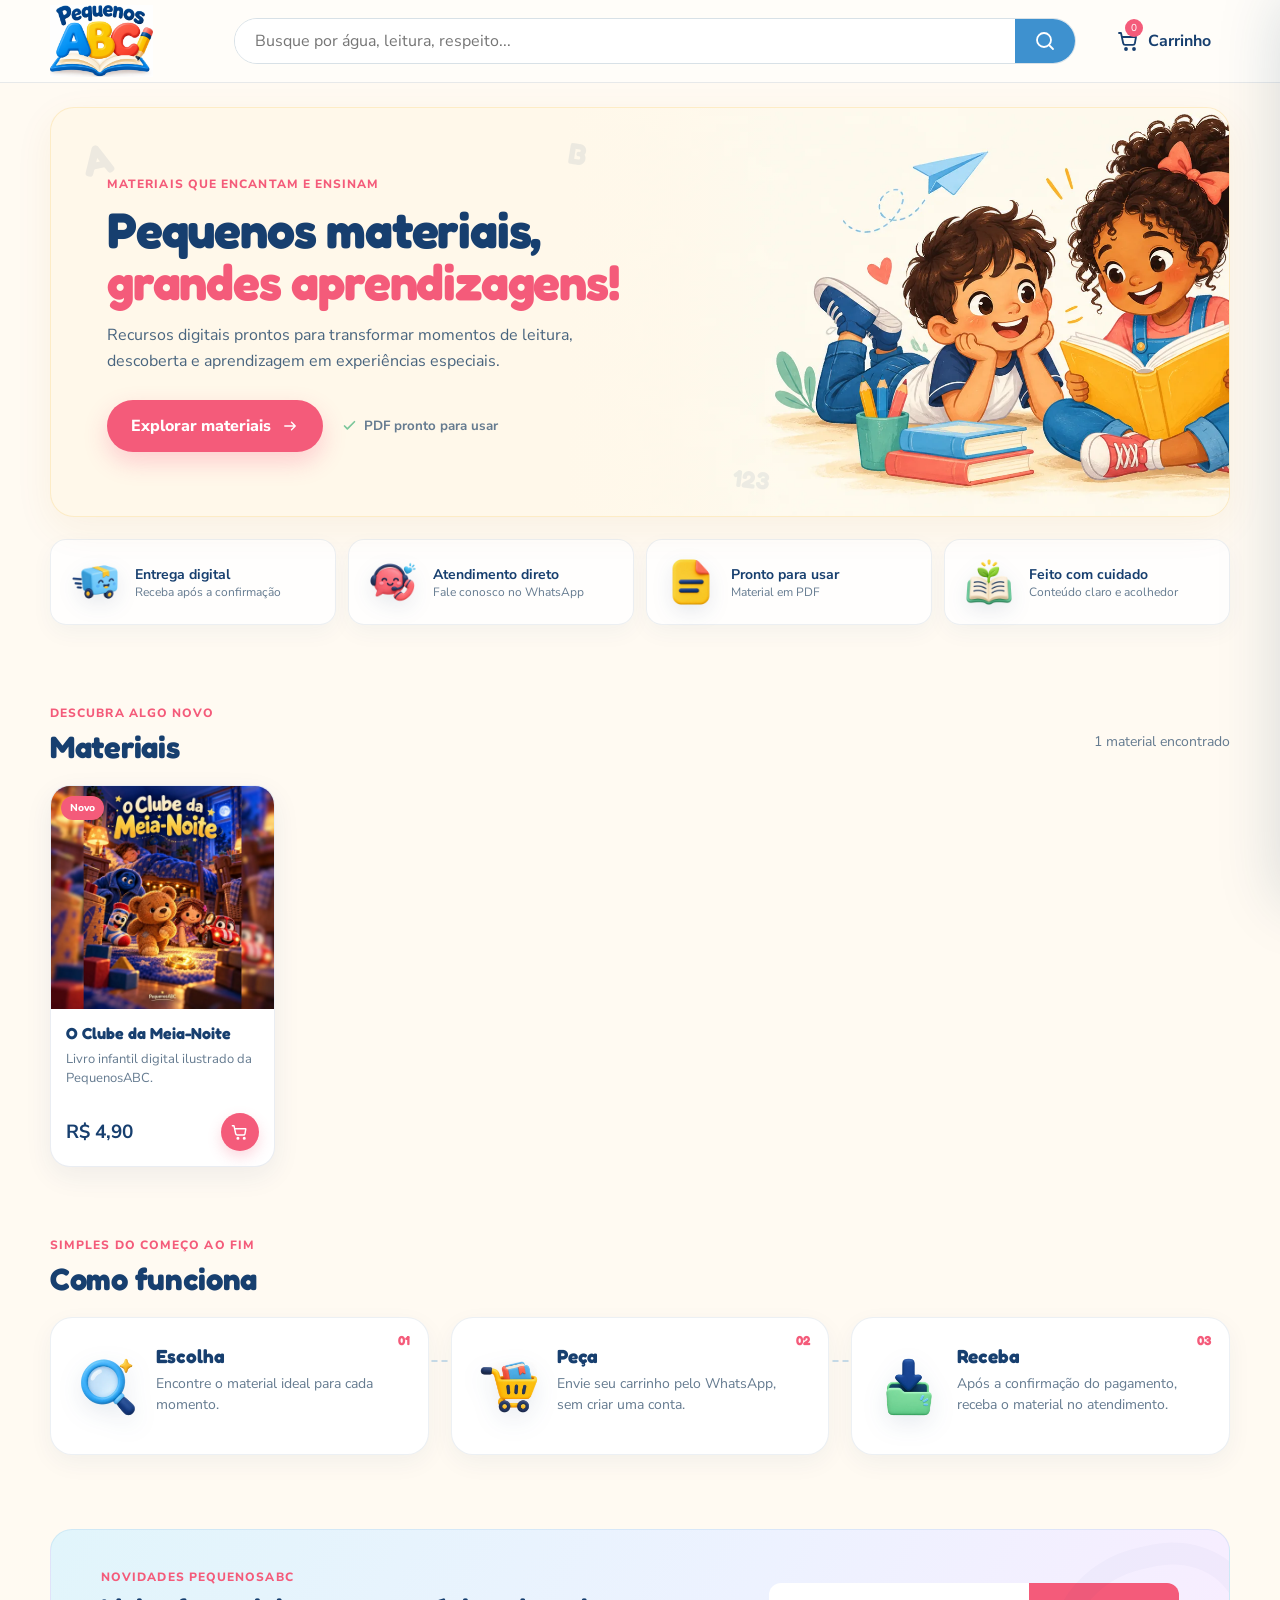
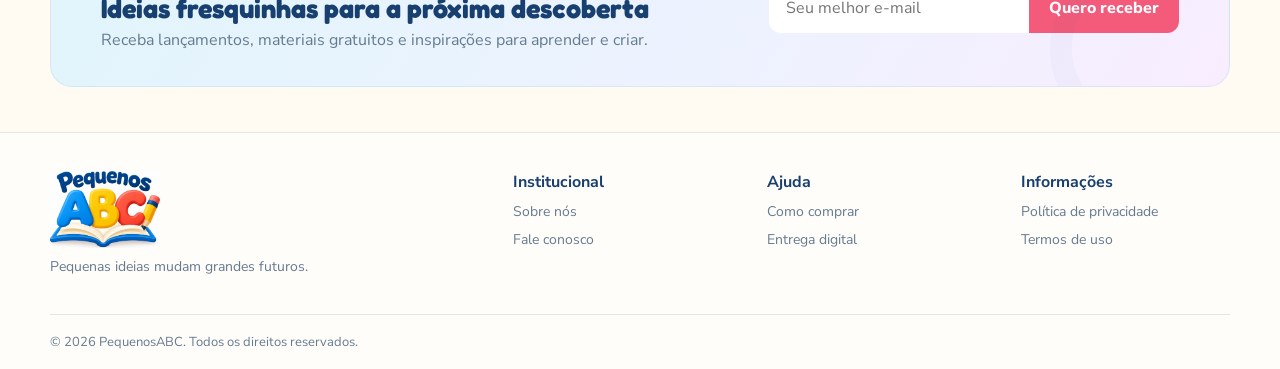
<file: index.html>
<!doctype html>
<html lang="pt-BR">
<head>
  <meta charset="utf-8">
  <meta name="viewport" content="width=device-width, initial-scale=1">
  <meta name="theme-color" content="#fffaf2">
  <meta name="description" content="Materiais digitais para transformar momentos de leitura, descoberta e aprendizagem.">
  <meta property="og:title" content="PequenosABC | Materiais pedagógicos">
  <meta property="og:description" content="Recursos digitais feitos com carinho para educadores e pequenos aprendizes.">
  <link rel="canonical" href="https://yoyoziyo.github.io/pequenosabc/">
  <meta property="og:type" content="website">
  <meta property="og:url" content="https://yoyoziyo.github.io/pequenosabc/">
  <meta property="og:site_name" content="PequenosABC">
  <meta property="og:image" content="https://yoyoziyo.github.io/pequenosabc/assets/pequenosabc-logo.webp">
  <meta property="og:image:alt" content="PequenosABC">
  <meta name="twitter:card" content="summary_large_image">
  <meta name="twitter:title" content="PequenosABC | Materiais pedagógicos">
  <meta name="twitter:description" content="Recursos digitais feitos com carinho para educadores e pequenos aprendizes.">
  <meta name="twitter:image" content="https://yoyoziyo.github.io/pequenosabc/assets/pequenosabc-logo.webp">
  <title>PequenosABC | Materiais pedagógicos</title>
  <link rel="icon" href="assets/pequenosabc-logo.webp">
  <link rel="preload" href="assets/hero-pequenosabc.webp" as="image" type="image/webp">
  <link rel="preconnect" href="https://fonts.googleapis.com"><link rel="preconnect" href="https://fonts.gstatic.com" crossorigin><link href="https://fonts.googleapis.com/css2?family=Fredoka:wght@500;600;700&family=Nunito+Sans:wght@400;600;700;800&display=swap" rel="stylesheet"><link rel="stylesheet" href="css/style.css?v=20261107-1">
  <script src="js/cart.js?v=20261107-1" defer></script>
  <script src="js/script.js?v=20261107-1" defer></script>
</head>
<body data-root=".">
  <a class="skip-link" href="#materiais">Ir para os materiais</a>
  <header class="header">
    <div class="shell header-main">
      <a class="brand-link" href="index.html" aria-label="PequenosABC — página inicial"><img class="logo" src="assets/pequenosabc-logo.webp" alt="PequenosABC" width="120" height="72"></a>
      <form class="search" id="search-form" role="search"><input id="search" type="search" autocomplete="off" placeholder="Busque por água, leitura, respeito..." aria-label="Pesquisar produtos"><button aria-label="Pesquisar"><svg aria-hidden="true"><use href="assets/icons.svg#search"/></svg></button></form>
      <button class="cart" type="button" data-cart-open aria-label="Abrir carrinho"><svg aria-hidden="true"><use href="assets/icons.svg#cart"/></svg><span data-cart-count>0</span><b>Carrinho</b></button>
    </div>
  </header>
  <main>
    <section class="hero shell reveal"><div class="hero-details" aria-hidden="true"><span>A</span><span>123</span><span>B</span></div><div class="hero-copy"><span>Materiais que encantam e ensinam</span><h1>Pequenos materiais,<br><em>grandes aprendizagens!</em></h1><p>Recursos digitais prontos para transformar momentos de leitura, descoberta e aprendizagem em experiências especiais.</p><div class="hero-actions"><a class="primary" href="#materiais">Explorar materiais <svg aria-hidden="true"><use href="assets/icons.svg#arrow"/></svg></a><small><svg aria-hidden="true"><use href="assets/icons.svg#check"/></svg> PDF pronto para usar</small></div></div><img src="assets/hero-pequenosabc.webp" alt="Crianças lendo e aprendendo juntas" width="900" height="585" fetchpriority="high" decoding="async"></section>
    <section class="trust shell reveal" aria-label="Vantagens"><article><img src="assets/ui-icons/delivery.webp" alt="" width="256" height="256" decoding="async"><div><b>Entrega digital</b><small>Receba após a confirmação</small></div></article><article><img src="assets/ui-icons/support.webp" alt="" width="256" height="256" loading="lazy" decoding="async"><div><b>Atendimento direto</b><small>Fale conosco no WhatsApp</small></div></article><article><img src="assets/ui-icons/document.webp" alt="" width="256" height="256" loading="lazy" decoding="async"><div><b>Pronto para usar</b><small>Material em PDF</small></div></article><article><img src="assets/ui-icons/educator.webp" alt="" width="256" height="256" loading="lazy" decoding="async"><div><b>Feito com cuidado</b><small>Conteúdo claro e acolhedor</small></div></article></section>
    <section class="catalog shell reveal" id="materiais">
      <div class="section-head"><div><span>Descubra algo novo</span><h2>Materiais</h2></div><p id="result-count" aria-live="polite"></p></div><p class="swipe-hint">Arraste para ver mais <svg aria-hidden="true"><use href="assets/icons.svg#arrow"/></svg></p>
      <div class="products products-loading" id="product-list" aria-busy="true"><div class="skeleton"></div><div class="skeleton"></div><div class="skeleton"></div><div class="skeleton"></div><div class="skeleton"></div></div>
      <div class="empty" id="empty" hidden><svg aria-hidden="true"><use href="assets/icons.svg#book"/></svg><h3>Novos materiais estão chegando</h3><p>Estamos preparando os primeiros conteúdos da PequenosABC.</p><button class="text-button" id="clear-search" type="button" hidden>Limpar pesquisa</button></div>
    </section>
    <section class="how-it-works shell reveal" aria-labelledby="como-funciona"><div class="section-head"><div><span>Simples do começo ao fim</span><h2 id="como-funciona">Como funciona</h2></div></div><div class="steps"><article><span class="step-icon"><img src="assets/ui-icons/search.webp" alt="" width="256" height="256" loading="lazy" decoding="async"></span><strong>01</strong><div><h3>Escolha</h3><p>Encontre o material ideal para cada momento.</p></div></article><article><span class="step-icon"><img src="assets/ui-icons/cart.webp" alt="" width="256" height="256" loading="lazy" decoding="async"></span><strong>02</strong><div><h3>Peça</h3><p>Envie seu carrinho pelo WhatsApp, sem criar uma conta.</p></div></article><article><span class="step-icon"><img src="assets/ui-icons/download.webp" alt="" width="256" height="256" loading="lazy" decoding="async"></span><strong>03</strong><div><h3>Receba</h3><p>Após a confirmação do pagamento, receba o material no atendimento.</p></div></article></div></section>
    <section class="newsletter shell reveal"><div><span>Novidades PequenosABC</span><h2>Ideias fresquinhas para a próxima descoberta</h2><p>Receba lançamentos, materiais gratuitos e inspirações para aprender e criar.</p></div><form id="newsletter-form"><label class="sr-only" for="email">Seu e-mail</label><input id="email" type="email" placeholder="Seu melhor e-mail" required><button>Quero receber</button></form></section>
  </main>
  <footer><div class="shell footer"><div class="footer-brand"><img src="assets/pequenosabc-logo.webp" alt="PequenosABC"><p>Pequenas ideias mudam grandes futuros.</p></div><div><b>Institucional</b><a href="pages/sobre.html">Sobre nós</a><a href="pages/contato.html">Fale conosco</a></div><div><b>Ajuda</b><a href="pages/como-comprar.html">Como comprar</a><a href="pages/entrega.html">Entrega digital</a></div><div><b>Informações</b><a href="pages/privacidade.html">Política de privacidade</a><a href="pages/termos.html">Termos de uso</a></div></div><div class="shell copyright">© 2026 PequenosABC. Todos os direitos reservados.</div></footer>
</body>
</html>
</file>
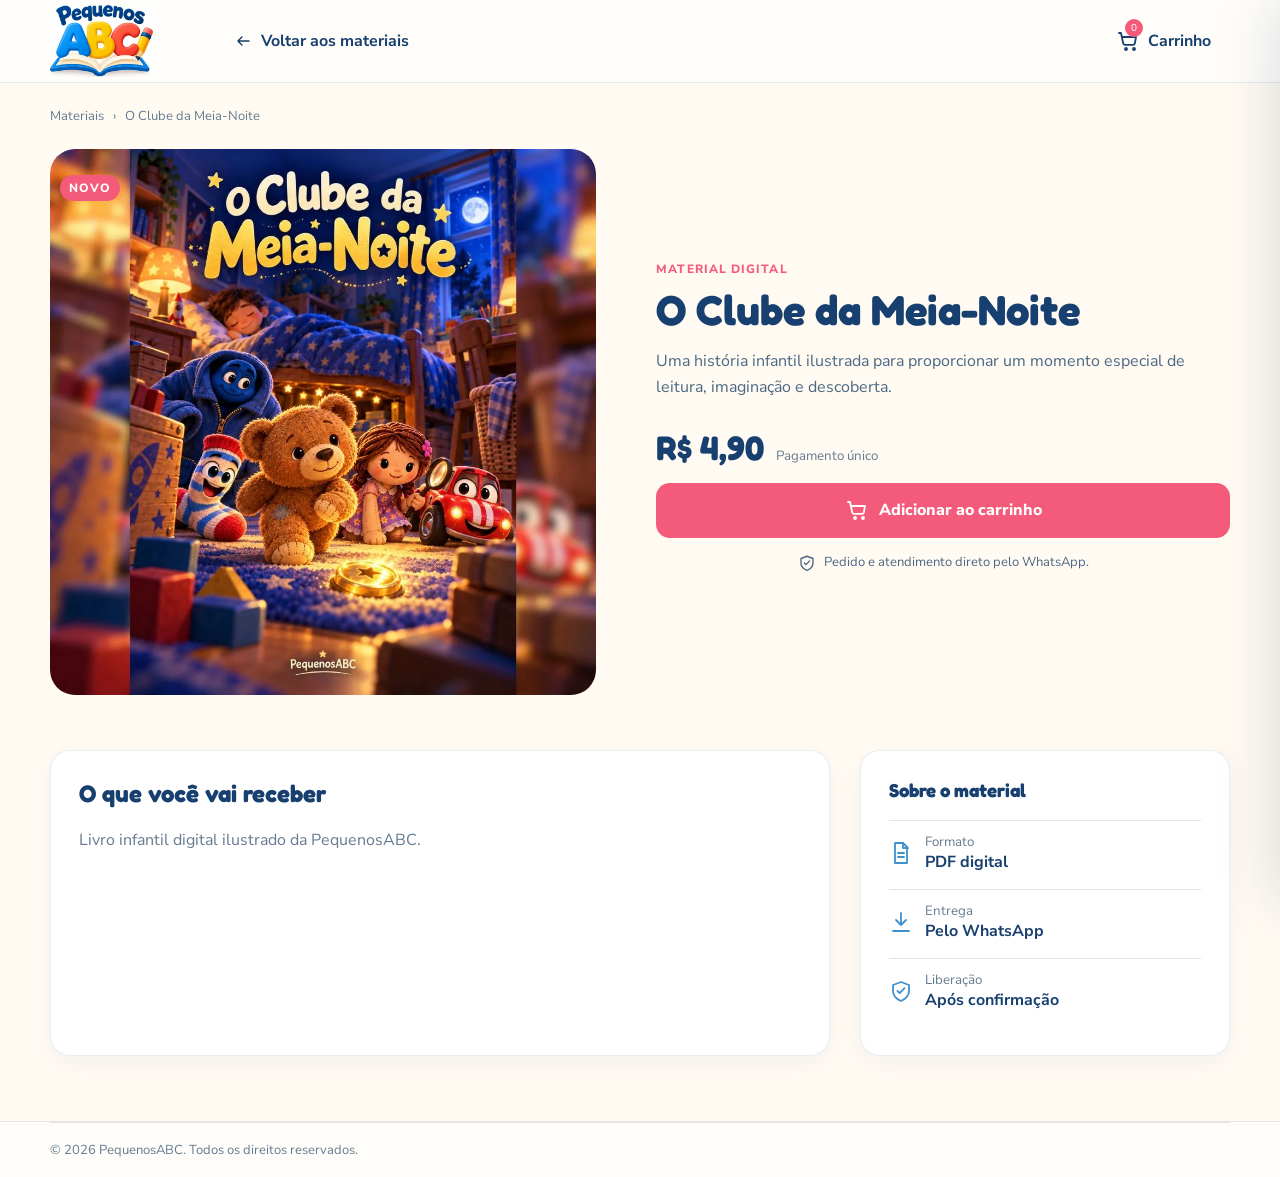
<file: produtos/o-clube-da-meia-noite/index.html>
<!doctype html>
<html lang="pt-BR">
<head>
  <meta charset="utf-8">
  <meta name="viewport" content="width=device-width,initial-scale=1">
  <meta name="theme-color" content="#fffaf2">
  <title>O Clube da Meia-Noite | PequenosABC</title>
  <meta name="description" content="Uma história infantil ilustrada para proporcionar um momento especial de leitura, imaginação e descoberta.">
  <link rel="canonical" href="https://yoyoziyo.github.io/pequenosabc/produtos/o-clube-da-meia-noite/">
  <meta property="og:type" content="product">
  <meta property="og:site_name" content="PequenosABC">
  <meta property="og:url" content="https://yoyoziyo.github.io/pequenosabc/produtos/o-clube-da-meia-noite/">
  <meta property="og:title" content="O Clube da Meia-Noite | PequenosABC">
  <meta property="og:description" content="Uma história infantil ilustrada para proporcionar um momento especial de leitura, imaginação e descoberta.">
  <meta property="og:image" content="https://yoyoziyo.github.io/pequenosabc/assets/products/clube-da-meia-noite.webp">
  <meta property="og:image:alt" content="Capa de O Clube da Meia-Noite">
  <meta property="product:price:amount" content="4.90">
  <meta property="product:price:currency" content="BRL">
  <meta name="twitter:card" content="summary_large_image">
  <meta name="twitter:title" content="O Clube da Meia-Noite | PequenosABC">
  <meta name="twitter:description" content="Uma história infantil ilustrada para proporcionar um momento especial de leitura, imaginação e descoberta.">
  <meta name="twitter:image" content="https://yoyoziyo.github.io/pequenosabc/assets/products/clube-da-meia-noite.webp">
  <link rel="icon" href="../../assets/pequenosabc-logo.webp">
  <link rel="preconnect" href="https://fonts.googleapis.com">
  <link rel="preconnect" href="https://fonts.gstatic.com" crossorigin>
  <link href="https://fonts.googleapis.com/css2?family=Fredoka:wght@500;600;700&family=Nunito+Sans:wght@400;600;700;800&display=swap" rel="stylesheet">
  <link rel="stylesheet" href="../../css/style.css?v=20261107-1">
  <script type="application/ld+json">{"@context":"https://schema.org","@type":"Product","name":"O Clube da Meia-Noite","description":"Uma história infantil ilustrada para proporcionar um momento especial de leitura, imaginação e descoberta.","image":"https://yoyoziyo.github.io/pequenosabc/assets/products/clube-da-meia-noite.webp","offers":{"@type":"Offer","priceCurrency":"BRL","price":"4.90","availability":"https://schema.org/InStock","url":"https://yoyoziyo.github.io/pequenosabc/produtos/o-clube-da-meia-noite/"}}</script>
  <script src="../../js/cart.js?v=20261107-1" defer></script>
  <script src="../../js/produto.js?v=20261107-1" defer></script>
</head>
<body data-root="../.." data-product="o-clube-da-meia-noite">
  <a class="skip-link" href="#product">Ir para o material</a>
  <header class="header"><div class="shell header-main product-header"><a class="brand-link" href="../../" aria-label="PequenosABC — página inicial"><img class="logo" src="../../assets/pequenosabc-logo.webp" alt="PequenosABC" width="120" height="72"></a><a class="back" href="../../"><svg aria-hidden="true"><use href="../../assets/icons.svg#arrow"/></svg> Voltar aos materiais</a><button class="cart" type="button" data-cart-open aria-label="Abrir carrinho"><svg aria-hidden="true"><use href="../../assets/icons.svg#cart"/></svg><span data-cart-count>0</span><b>Carrinho</b></button></div></header>
  <main class="shell product-page" id="product"><div class="product-loading"><div class="skeleton"></div><div class="skeleton"></div></div></main>
  <footer><div class="shell copyright">© 2026 PequenosABC. Todos os direitos reservados.</div></footer>
</body>
</html>
</file>
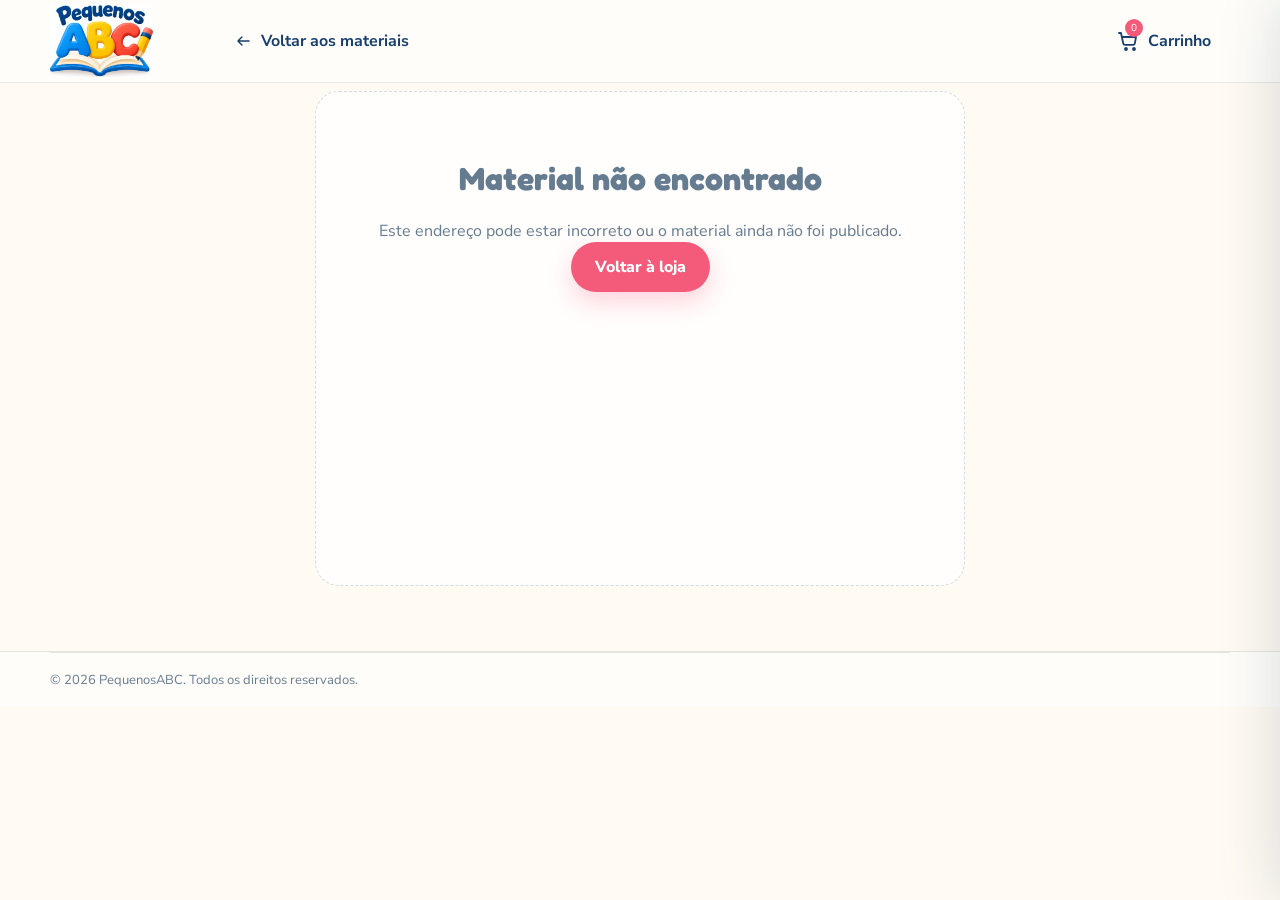
<file: produto.html>
<!doctype html>
<html lang="pt-BR">
<head>
  <meta charset="utf-8"><meta name="viewport" content="width=device-width, initial-scale=1"><meta name="theme-color" content="#ffffff"><meta name="description" content="Conheça este material pedagógico digital da PequenosABC.">
  <title>Material | PequenosABC</title><link rel="icon" href="assets/pequenosabc-logo.webp"><link rel="preconnect" href="https://fonts.googleapis.com"><link rel="preconnect" href="https://fonts.gstatic.com" crossorigin><link href="https://fonts.googleapis.com/css2?family=Fredoka:wght@500;600;700&family=Nunito+Sans:wght@400;600;700;800&display=swap" rel="stylesheet"><link rel="stylesheet" href="css/style.css?v=20261107-1"><script src="js/cart.js?v=20261107-1" defer></script><script src="js/produto.js?v=20261107-1" defer></script>
</head>
<body data-root=".">
  <a class="skip-link" href="#product">Ir para o material</a>
  <header class="header"><div class="shell header-main product-header"><a class="brand-link" href="index.html" aria-label="PequenosABC — página inicial"><img class="logo" src="assets/pequenosabc-logo.webp" alt="PequenosABC" width="120" height="72"></a><a class="back" href="index.html"><svg aria-hidden="true"><use href="assets/icons.svg#arrow"/></svg> Voltar aos materiais</a><button class="cart" type="button" data-cart-open aria-label="Abrir carrinho"><svg aria-hidden="true"><use href="assets/icons.svg#cart"/></svg><span data-cart-count>0</span><b>Carrinho</b></button></div></header>
  <main class="shell product-page" id="product"><div class="product-loading"><div class="skeleton"></div><div class="skeleton"></div></div></main>
  <footer><div class="shell copyright">© 2026 PequenosABC. Todos os direitos reservados.</div></footer>
</body>
</html>
</file>
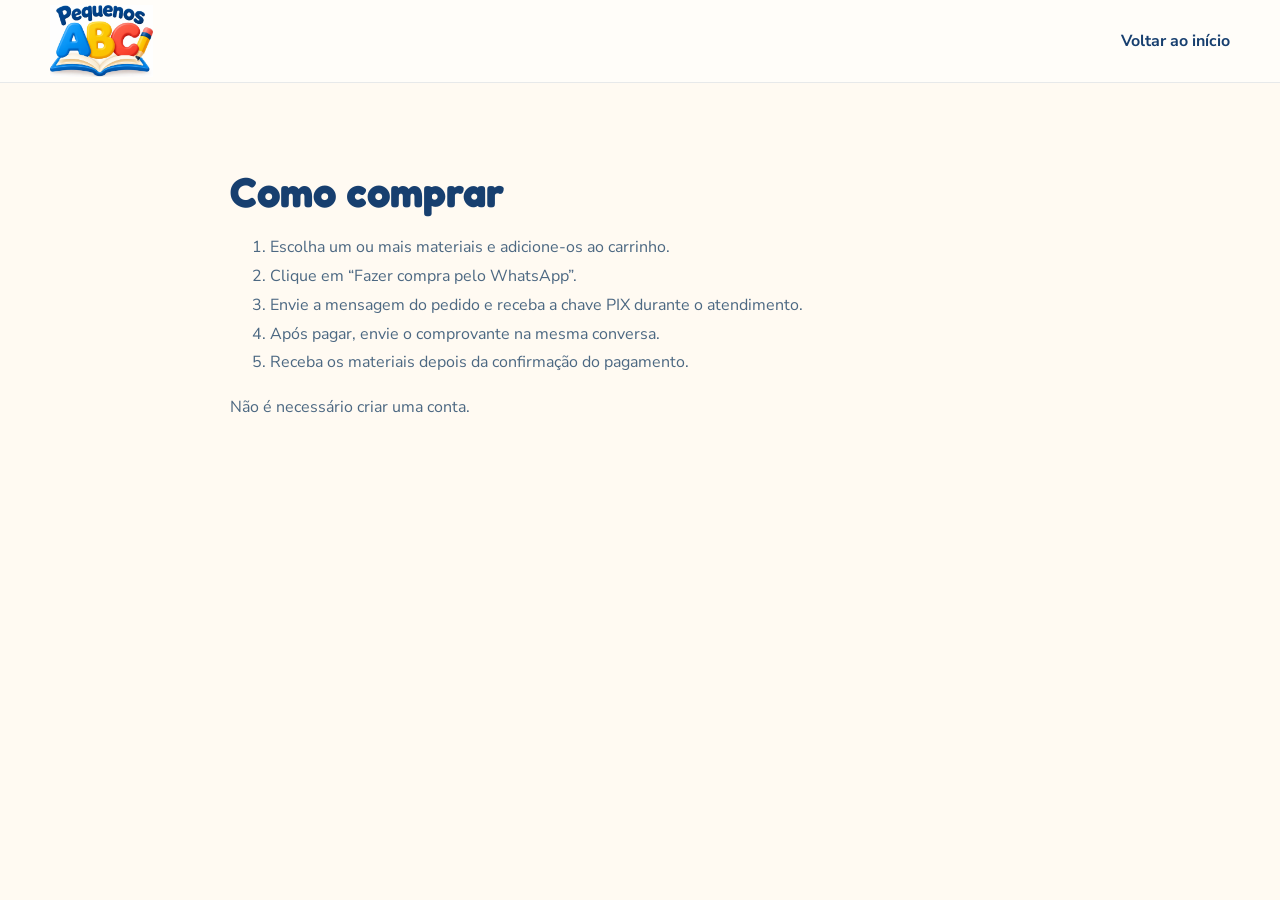
<file: pages/como-comprar.html>
<!doctype html><html lang="pt-BR"><head><meta charset="utf-8"><meta name="viewport" content="width=device-width,initial-scale=1"><title>Como comprar | PequenosABC</title><link rel="preconnect" href="https://fonts.googleapis.com"><link rel="preconnect" href="https://fonts.gstatic.com" crossorigin><link href="https://fonts.googleapis.com/css2?family=Fredoka:wght@500;600;700&family=Nunito+Sans:wght@400;600;700;800&display=swap" rel="stylesheet"><link rel="stylesheet" href="../css/style.css?v=20261107-1"></head><body><header class="header"><div class="shell header-main simple"><a href="../index.html"><img class="logo" src="../assets/pequenosabc-logo.webp" alt="PequenosABC"></a><a class="back" href="../index.html">Voltar ao início</a></div></header><main class="shell legal"><h1>Como comprar</h1><ol><li>Escolha um ou mais materiais e adicione-os ao carrinho.</li><li>Clique em “Fazer compra pelo WhatsApp”.</li><li>Envie a mensagem do pedido e receba a chave PIX durante o atendimento.</li><li>Após pagar, envie o comprovante na mesma conversa.</li><li>Receba os materiais depois da confirmação do pagamento.</li></ol><p>Não é necessário criar uma conta.</p></main></body></html>
</file>
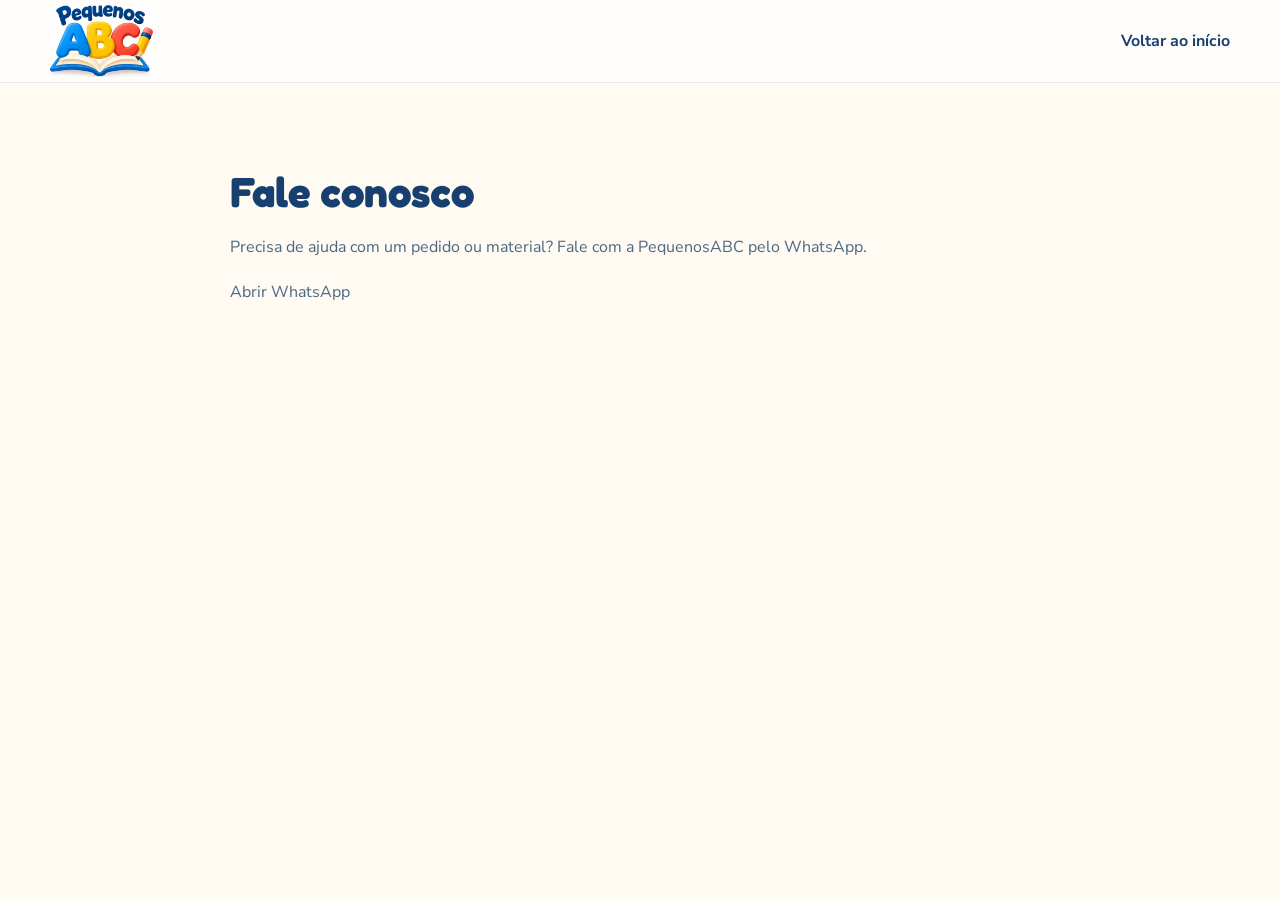
<file: pages/contato.html>
<!doctype html><html lang="pt-BR"><head><meta charset="utf-8"><meta name="viewport" content="width=device-width,initial-scale=1"><title>Contato | PequenosABC</title><link rel="preconnect" href="https://fonts.googleapis.com"><link rel="preconnect" href="https://fonts.gstatic.com" crossorigin><link href="https://fonts.googleapis.com/css2?family=Fredoka:wght@500;600;700&family=Nunito+Sans:wght@400;600;700;800&display=swap" rel="stylesheet"><link rel="stylesheet" href="../css/style.css?v=20261107-1"></head><body><header class="header"><div class="shell header-main simple"><a href="../index.html"><img class="logo" src="../assets/pequenosabc-logo.webp" alt="PequenosABC"></a><a class="back" href="../index.html">Voltar ao início</a></div></header><main class="shell legal"><h1>Fale conosco</h1><p>Precisa de ajuda com um pedido ou material? Fale com a PequenosABC pelo WhatsApp.</p><p><a class="primary-button" href="https://wa.me/5521990922413" target="_blank" rel="noopener noreferrer">Abrir WhatsApp</a></p></main></body></html>
</file>
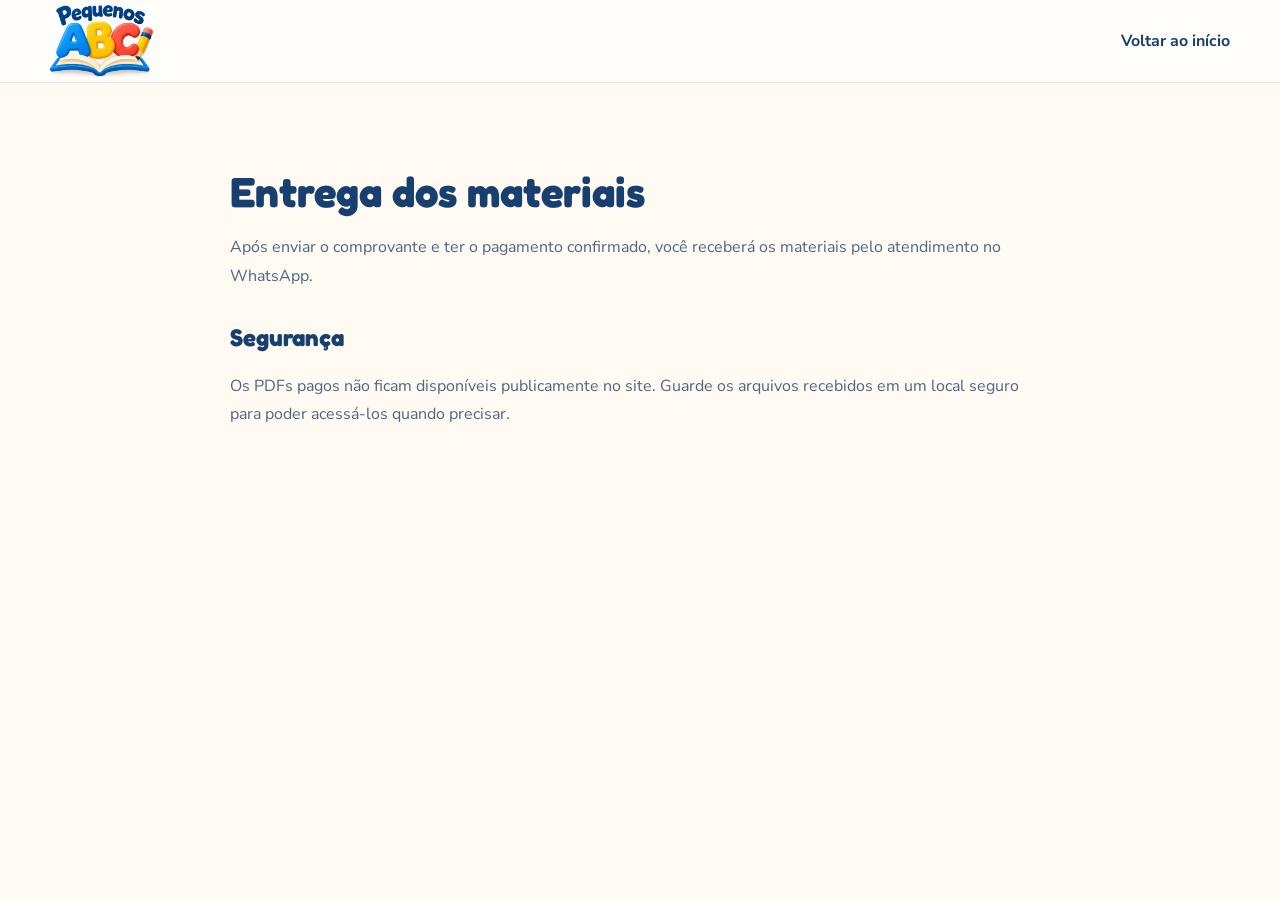
<file: pages/entrega.html>
<!doctype html><html lang="pt-BR"><head><meta charset="utf-8"><meta name="viewport" content="width=device-width,initial-scale=1"><title>Entrega digital | PequenosABC</title><link rel="preconnect" href="https://fonts.googleapis.com"><link rel="preconnect" href="https://fonts.gstatic.com" crossorigin><link href="https://fonts.googleapis.com/css2?family=Fredoka:wght@500;600;700&family=Nunito+Sans:wght@400;600;700;800&display=swap" rel="stylesheet"><link rel="stylesheet" href="../css/style.css?v=20261107-1"></head><body><header class="header"><div class="shell header-main simple"><a href="../index.html"><img class="logo" src="../assets/pequenosabc-logo.webp" alt="PequenosABC"></a><a class="back" href="../index.html">Voltar ao início</a></div></header><main class="shell legal"><h1>Entrega dos materiais</h1><p>Após enviar o comprovante e ter o pagamento confirmado, você receberá os materiais pelo atendimento no WhatsApp.</p><h2>Segurança</h2><p>Os PDFs pagos não ficam disponíveis publicamente no site. Guarde os arquivos recebidos em um local seguro para poder acessá-los quando precisar.</p></main></body></html>
</file>
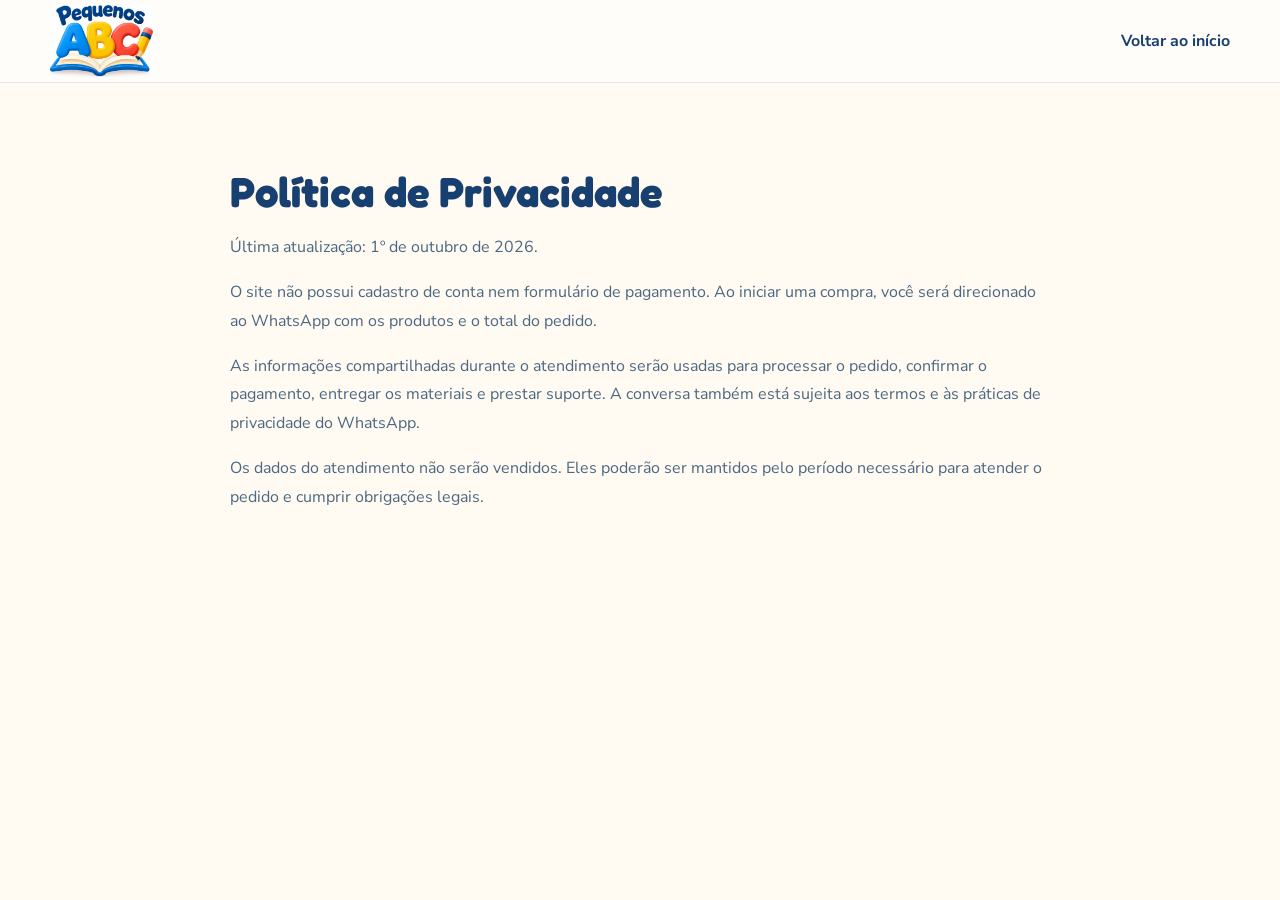
<file: pages/privacidade.html>
<!doctype html><html lang="pt-BR"><head><meta charset="utf-8"><meta name="viewport" content="width=device-width,initial-scale=1"><title>Privacidade | PequenosABC</title><link rel="preconnect" href="https://fonts.googleapis.com"><link rel="preconnect" href="https://fonts.gstatic.com" crossorigin><link href="https://fonts.googleapis.com/css2?family=Fredoka:wght@500;600;700&family=Nunito+Sans:wght@400;600;700;800&display=swap" rel="stylesheet"><link rel="stylesheet" href="../css/style.css?v=20261107-1"></head><body><header class="header"><div class="shell header-main simple"><a href="../index.html"><img class="logo" src="../assets/pequenosabc-logo.webp" alt="PequenosABC"></a><a class="back" href="../index.html">Voltar ao início</a></div></header><main class="shell legal"><h1>Política de Privacidade</h1><p>Última atualização: 1º de outubro de 2026.</p><p>O site não possui cadastro de conta nem formulário de pagamento. Ao iniciar uma compra, você será direcionado ao WhatsApp com os produtos e o total do pedido.</p><p>As informações compartilhadas durante o atendimento serão usadas para processar o pedido, confirmar o pagamento, entregar os materiais e prestar suporte. A conversa também está sujeita aos termos e às práticas de privacidade do WhatsApp.</p><p>Os dados do atendimento não serão vendidos. Eles poderão ser mantidos pelo período necessário para atender o pedido e cumprir obrigações legais.</p></main></body></html>
</file>
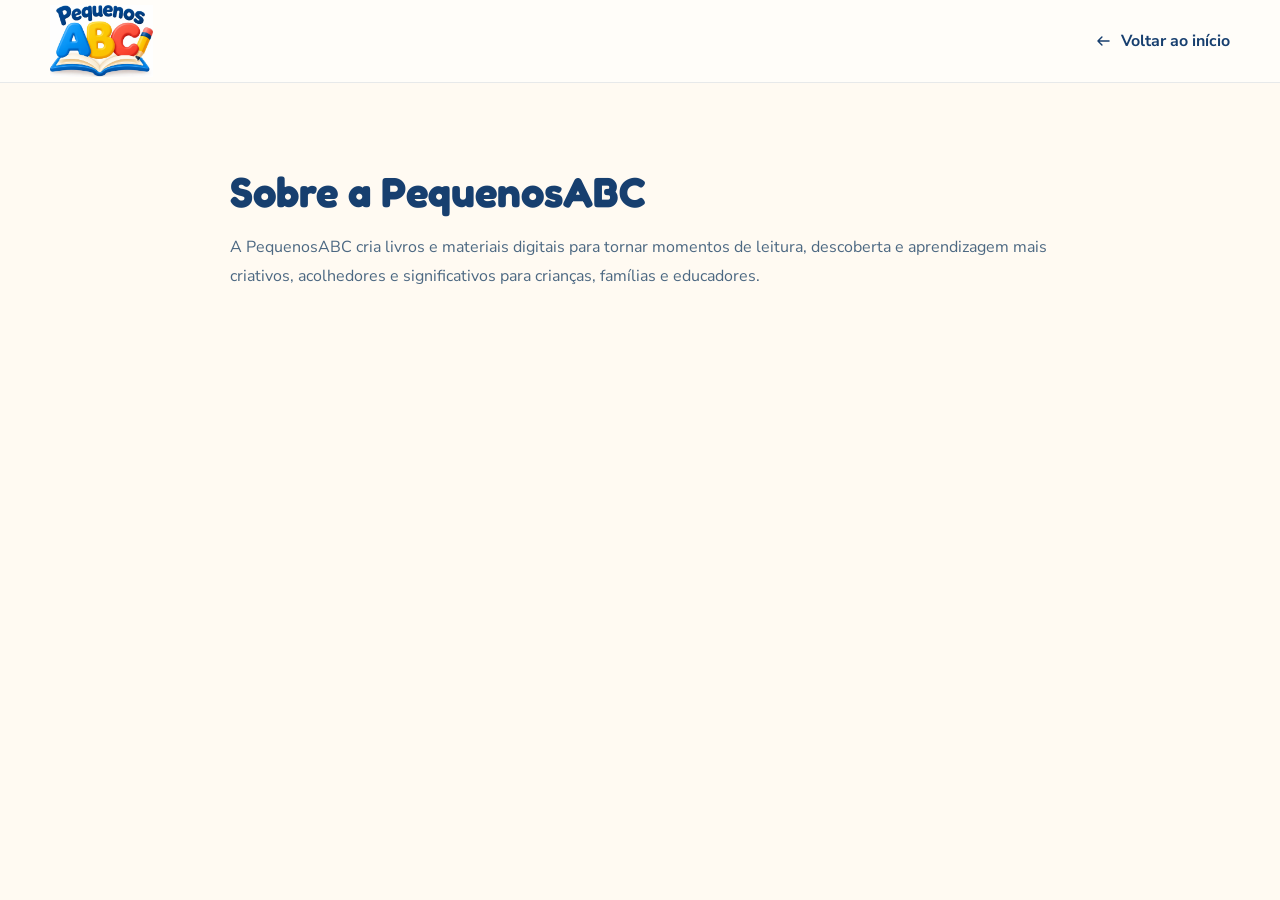
<file: pages/sobre.html>
<!doctype html><html lang="pt-BR"><head><meta charset="utf-8"><meta name="viewport" content="width=device-width,initial-scale=1"><title>Sobre nós | PequenosABC</title><link rel="preconnect" href="https://fonts.googleapis.com"><link rel="preconnect" href="https://fonts.gstatic.com" crossorigin><link href="https://fonts.googleapis.com/css2?family=Fredoka:wght@500;600;700&family=Nunito+Sans:wght@400;600;700;800&display=swap" rel="stylesheet"><link rel="stylesheet" href="../css/style.css?v=20261107-1"></head><body><header class="header"><div class="shell header-main simple"><a href="../index.html"><img class="logo" src="../assets/pequenosabc-logo.webp" alt="PequenosABC"></a><a class="back" href="../index.html"><svg><use href="../assets/icons.svg#arrow"/></svg> Voltar ao início</a></div></header><main class="shell legal"><h1>Sobre a PequenosABC</h1><p>A PequenosABC cria livros e materiais digitais para tornar momentos de leitura, descoberta e aprendizagem mais criativos, acolhedores e significativos para crianças, famílias e educadores.</p></main></body></html>
</file>
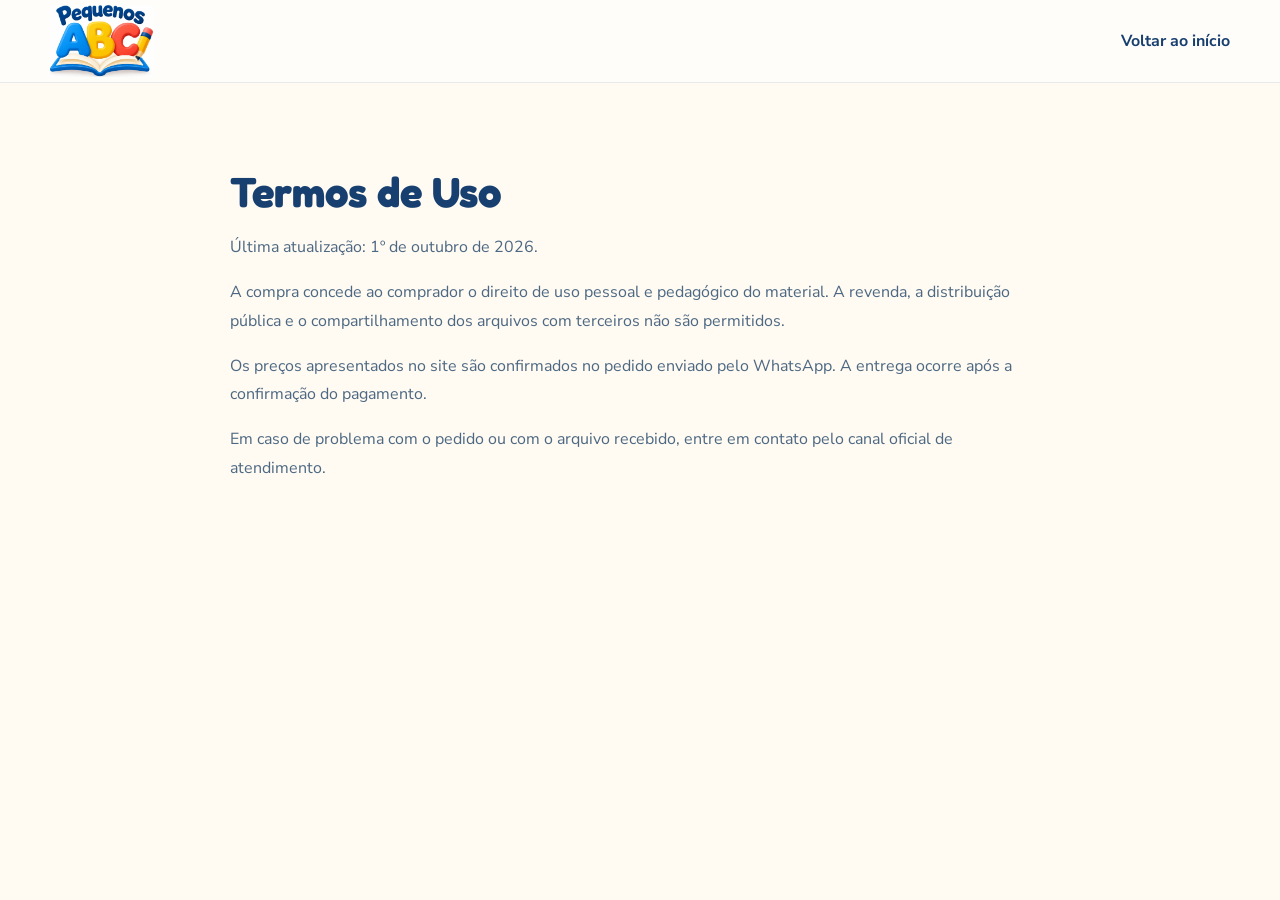
<file: pages/termos.html>
<!doctype html><html lang="pt-BR"><head><meta charset="utf-8"><meta name="viewport" content="width=device-width,initial-scale=1"><title>Termos de uso | PequenosABC</title><link rel="preconnect" href="https://fonts.googleapis.com"><link rel="preconnect" href="https://fonts.gstatic.com" crossorigin><link href="https://fonts.googleapis.com/css2?family=Fredoka:wght@500;600;700&family=Nunito+Sans:wght@400;600;700;800&display=swap" rel="stylesheet"><link rel="stylesheet" href="../css/style.css?v=20261107-1"></head><body><header class="header"><div class="shell header-main simple"><a href="../index.html"><img class="logo" src="../assets/pequenosabc-logo.webp" alt="PequenosABC"></a><a class="back" href="../index.html">Voltar ao início</a></div></header><main class="shell legal"><h1>Termos de Uso</h1><p>Última atualização: 1º de outubro de 2026.</p><p>A compra concede ao comprador o direito de uso pessoal e pedagógico do material. A revenda, a distribuição pública e o compartilhamento dos arquivos com terceiros não são permitidos.</p><p>Os preços apresentados no site são confirmados no pedido enviado pelo WhatsApp. A entrega ocorre após a confirmação do pagamento.</p><p>Em caso de problema com o pedido ou com o arquivo recebido, entre em contato pelo canal oficial de atendimento.</p></main></body></html>
</file>
<file: css/style.css>
:root{--navy:#11375f;--pink:#fa376d;--blue:#2675d1;--text:#173b62;--muted:#6a8199;--line:#e2ebf3;--shadow:0 14px 40px rgba(17,55,95,.09)}*{box-sizing:border-box}html{scroll-behavior:smooth}body{margin:0;color:var(--text);background:#fff;font:16px "Trebuchet MS",Arial,sans-serif}a{color:inherit;text-decoration:none}button,input{font:inherit}.shell{width:min(1180px,calc(100% - 40px));margin-inline:auto}svg{width:24px;height:24px;fill:none;stroke:currentColor;stroke-width:1.8;stroke-linecap:round;stroke-linejoin:round}.sr-only{position:absolute;width:1px;height:1px;overflow:hidden;clip:rect(0,0,0,0)}.header{position:sticky;top:0;z-index:20;background:rgba(255,255,255,.96);border-bottom:1px solid var(--line);backdrop-filter:blur(12px)}.header-main{height:82px;display:grid;grid-template-columns:150px 1fr 120px;align-items:center;gap:34px}.header-main.simple{grid-template-columns:1fr auto}.logo{display:block;width:120px;height:72px;object-fit:contain;object-position:left center}.search{height:46px;display:flex;overflow:hidden;border:1px solid #cad8e6;border-radius:99px;transition:.2s}.search:focus-within{border-color:var(--blue);box-shadow:0 0 0 4px rgba(38,117,209,.1)}.search input{min-width:0;flex:1;border:0;outline:0;padding:0 20px;color:var(--text)}.search button{width:60px;border:0;color:#fff;background:var(--blue);display:grid;place-items:center}.cart{position:relative;border:0;background:none;color:var(--navy);display:flex;align-items:center;gap:8px}.cart span{position:absolute;top:-9px;left:15px;display:grid;place-items:center;min-width:18px;height:18px;border-radius:99px;color:#fff;background:var(--pink);font-size:10px}.mobile-menu{display:none;border:0;background:none}.header nav{background:#f6faff}.header nav .shell{height:48px;display:flex;align-items:center}.header nav a{display:flex;align-items:center;gap:7px;padding:8px 14px;border-radius:11px;font-weight:700;font-size:14px}.header nav a.active{background:#e3f1ff}.header nav svg{width:19px}.hero{position:relative;height:390px;margin-top:18px;overflow:hidden;border-radius:24px;background:#fff8e9;display:flex;align-items:center}.hero-copy{position:relative;z-index:2;width:54%;padding-left:58px}.hero-copy>span,.section-head>div>span,.newsletter>div>span,.kicker{color:var(--pink);font-size:12px;font-weight:800;letter-spacing:.09em;text-transform:uppercase}.hero h1{font-size:48px;line-height:1.03;letter-spacing:-1.8px;margin:10px 0 16px}.hero h1 em{color:var(--pink);font-style:normal}.hero p{max-width:530px;line-height:1.6;margin-bottom:25px}.hero>img{position:absolute;right:0;width:67%;height:100%;object-fit:cover}.primary{display:inline-flex;align-items:center;gap:10px;padding:14px 24px;border-radius:99px;color:#fff;background:var(--pink);font-weight:800;box-shadow:0 10px 24px rgba(250,55,109,.22);transition:.2s}.primary:hover{transform:translateY(-2px);box-shadow:0 14px 28px rgba(250,55,109,.3)}.primary svg{width:18px}.trust{display:grid;grid-template-columns:repeat(4,1fr);padding:24px 0;border-bottom:1px solid var(--line)}.trust article{display:flex;align-items:center;justify-content:center;gap:13px}.trust article>svg{width:33px;height:33px;color:var(--navy)}.trust article div{display:flex;flex-direction:column}.trust b{font-size:14px}.trust small{font-size:12px;color:var(--muted)}.catalog{padding:42px 0}.section-head{display:flex;align-items:end;justify-content:space-between;margin-bottom:20px}.section-head h2{font-size:28px;margin:5px 0 0}.section-head p{color:var(--muted);font-size:14px}.products{display:grid;grid-template-columns:repeat(5,1fr);gap:14px}.product-card{overflow:hidden;border:1px solid var(--line);border-radius:17px;background:#fff;box-shadow:0 7px 25px rgba(17,55,95,.06);transition:.25s}.product-card:hover{transform:translateY(-6px);box-shadow:var(--shadow);border-color:#ceddeb}.product-cover{position:relative;height:205px;padding:28px 16px;display:flex;flex-direction:column;align-items:center;justify-content:center;text-align:center;gap:11px;background:var(--cover)}.product-cover:after{content:"";position:absolute;inset:12px;border:1px solid rgba(17,55,95,.1);border-radius:12px;pointer-events:none}.cover-art{width:64px;height:64px;border-radius:18px;display:grid;place-items:center;color:var(--navy);background:rgba(255,255,255,.6)}.cover-art svg{width:40px;height:40px}.product-cover>strong{position:relative;z-index:1;font-size:18px;line-height:1.15}.badge{position:absolute;z-index:2;left:10px;top:10px;padding:5px 9px;border-radius:99px;color:#fff;background:var(--pink);font-size:10px;font-weight:800}.product-info{padding:15px}.product-info h3{font-size:16px;line-height:1.2;margin:0 0 7px}.product-info p{min-height:50px;color:var(--muted);font-size:13px;line-height:1.45;margin:0}.product-info>div{display:flex;justify-content:space-between;align-items:center;margin-top:13px}.product-info>div>strong{font-size:19px}.add{width:38px;height:38px;border-radius:11px;display:grid;place-items:center;color:#fff;background:var(--pink);transition:.2s}.add:hover{transform:scale(1.08)}.add svg{width:19px}.empty{text-align:center;padding:50px;color:var(--muted)}.empty>svg{width:42px;height:42px}.newsletter{margin-top:22px;margin-bottom:45px;padding:35px 50px;border-radius:22px;background:#dff3ff;display:flex;align-items:center;justify-content:space-between;gap:30px}.newsletter h2{font-size:27px;margin:5px 0}.newsletter p{margin:0;color:var(--muted)}.newsletter form{display:flex;min-width:410px}.newsletter input{flex:1;min-width:0;border:0;padding:14px 17px;border-radius:12px 0 0 12px;outline:0}.newsletter button{border:0;padding:0 20px;border-radius:0 12px 12px 0;background:var(--pink);color:#fff;font-weight:800}footer{border-top:1px solid var(--line);background:#fbfdff}.footer{padding:38px 0;display:grid;grid-template-columns:2fr repeat(3,1fr);gap:45px}.footer>div{display:flex;flex-direction:column;gap:9px}.footer a,.footer p{margin:0;color:var(--muted);font-size:14px}.footer-brand img{width:135px}.copyright{padding:18px 0;border-top:1px solid var(--line);color:var(--muted);font-size:13px}.back{display:flex;align-items:center;gap:8px;font-weight:700}.back svg{transform:rotate(180deg);width:19px}.product-page{padding-bottom:65px}.loading{padding:80px;text-align:center;color:var(--muted)}.breadcrumb{display:flex;gap:9px;align-items:center;padding:24px 0;color:var(--muted);font-size:13px}.product-detail{display:grid;grid-template-columns:1fr 1.05fr;gap:60px;align-items:center}.detail-cover{aspect-ratio:1.25;padding:40px;border-radius:25px;background:var(--cover);display:flex;flex-direction:column;align-items:center;justify-content:center;text-align:center;box-shadow:var(--shadow)}.detail-cover>span:not(.cover-art){margin-top:16px;font-size:12px;text-transform:uppercase;letter-spacing:.09em;font-weight:800}.detail-cover h1{font-size:35px;line-height:1.08;margin:8px}.detail-copy>h1{font-size:42px;line-height:1.08;margin:8px 0 15px}.detail-copy>p{color:#4c6882;line-height:1.65}.price{display:flex;align-items:baseline;gap:12px;margin:26px 0 15px}.price del,.price small{color:var(--muted)}.price strong{font-size:34px}.buy{width:100%;height:55px;border:0;border-radius:14px;color:#fff;background:var(--pink);font-weight:800;display:flex;align-items:center;justify-content:center;gap:10px;transition:.2s}.buy:hover{filter:brightness(.95);transform:translateY(-2px)}.safe{display:flex;align-items:center;justify-content:center;gap:8px;font-size:13px!important}.safe svg{width:18px}.product-content{display:grid;grid-template-columns:1fr 370px;gap:30px;margin-top:55px}.product-content article,.product-content aside{padding:28px;border:1px solid var(--line);border-radius:20px}.product-content h2,.product-content h3{margin-top:0}.product-content article>p{color:var(--muted);line-height:1.6}.product-content ul{list-style:none;padding:0;display:grid;grid-template-columns:1fr 1fr;gap:14px}.product-content li{display:flex;align-items:center;gap:8px}.product-content li svg{width:20px;color:#15925d}.product-content aside p{display:flex;align-items:center;gap:12px;padding-top:12px;border-top:1px solid var(--line)}.product-content aside p>svg{color:var(--blue)}.product-content aside p>span{display:flex;flex-direction:column}.product-content aside small{color:var(--muted)}.legal{max-width:820px;padding-top:55px;padding-bottom:80px}.legal h1{font-size:42px;margin-bottom:12px}.legal h2{margin-top:32px}.legal p,.legal li{font-size:16px;line-height:1.8;color:#4c6882}
@media(max-width:900px){.header-main{grid-template-columns:1fr auto auto;height:auto;padding:12px 0}.logo{width:104px;height:66px}.search{grid-column:1/-1;order:4;width:100%;margin-top:2px}.cart b{display:none}.mobile-menu{display:block}.header nav{display:none}.hero{height:475px;align-items:flex-start}.hero-copy{width:100%;padding:34px 26px}.hero h1{font-size:38px}.hero p{max-width:70%}.hero>img{width:100%;height:57%;top:auto;bottom:0}.trust{grid-template-columns:1fr 1fr;gap:20px}.products{grid-template-columns:repeat(3,1fr)}.newsletter{align-items:flex-start;flex-direction:column}.newsletter form{width:100%;min-width:0}.footer{grid-template-columns:1.5fr 1fr 1fr}.product-detail{gap:30px}.product-content{grid-template-columns:1fr}}
@media(max-width:600px){.shell{width:calc(100% - 28px)}.logo{width:88px;height:60px}.hero{height:520px;border-radius:18px}.hero-copy{padding:28px 22px}.hero h1{font-size:34px}.hero p{max-width:100%;font-size:15px}.hero>img{height:48%;object-position:70%}.trust{padding:20px 0}.trust article{justify-content:flex-start}.trust small{display:none}.products{display:flex;overflow-x:auto;scroll-snap-type:x mandatory;padding:3px 3px 16px}.product-card{min-width:225px;scroll-snap-align:start}.section-head h2{font-size:24px}.newsletter{padding:28px 22px}.newsletter form{flex-direction:column;gap:8px}.newsletter input,.newsletter button{height:48px;border-radius:12px}.footer{grid-template-columns:1fr 1fr;gap:28px}.footer-brand{grid-column:1/-1}.product-detail{grid-template-columns:1fr}.detail-copy>h1{font-size:34px}.product-content ul{grid-template-columns:1fr}.legal h1{font-size:34px}}
@media(max-width:900px){.header-main:not(.simple){grid-template-columns:1fr auto}}

/* Experiência e acessibilidade */
:focus-visible{outline:3px solid rgba(38,117,209,.38);outline-offset:3px}.skip-link{position:fixed;z-index:100;top:10px;left:10px;padding:10px 14px;border-radius:10px;background:var(--navy);color:#fff;transform:translateY(-150%)}.skip-link:focus{transform:none}.brand-link{width:max-content}.search input[type=search]::-webkit-search-cancel-button{cursor:pointer}.text-button{border:0;background:none;color:var(--blue);font-weight:800;cursor:pointer}.cover-type{position:relative;z-index:1;color:rgba(17,55,95,.65);font-size:11px;font-weight:800;letter-spacing:.08em;text-transform:uppercase}.add{border:0;cursor:pointer}.product-header{grid-template-columns:150px 1fr 120px}.product-header .back{justify-self:start}.product-error{min-height:55vh}.product-loading{display:grid;grid-template-columns:1fr 1fr;gap:60px;padding-top:70px}.product-loading .skeleton{height:470px}

/* Carregamento */
.products-loading .skeleton{height:375px;border-radius:17px}.skeleton{background:linear-gradient(100deg,#edf3f8 30%,#f8fbfd 50%,#edf3f8 70%);background-size:240% 100%;animation:shimmer 1.2s infinite}@keyframes shimmer{to{background-position-x:-240%}}

/* Passos da compra */
.how-it-works{padding:12px 0 52px}.steps{display:grid;grid-template-columns:repeat(3,1fr);gap:18px}.steps article{display:flex;gap:16px;align-items:flex-start;padding:24px;border:1px solid var(--line);border-radius:18px;background:#fff;box-shadow:0 8px 24px rgba(17,55,95,.05)}.steps article>strong{flex:0 0 38px;height:38px;display:grid;place-items:center;border-radius:12px;background:#e7f3ff;color:var(--blue);font-size:18px}.steps h3{margin:1px 0 6px}.steps p{margin:0;color:var(--muted);font-size:14px;line-height:1.5}

/* Carrinho */
.cart{cursor:pointer}.cart-overlay{position:fixed;z-index:39;inset:0;background:rgba(9,31,53,.42);opacity:0;visibility:hidden;transition:.25s}.cart-drawer{position:fixed;z-index:40;inset:0 0 0 auto;width:min(430px,100%);display:grid;grid-template-rows:auto 1fr auto;background:#fff;box-shadow:-20px 0 60px rgba(17,55,95,.18);transform:translateX(105%);transition:transform .3s ease}.cart-drawer.open{transform:none}.cart-drawer.open+.toast{}.cart-open{overflow:hidden}.cart-open .cart-overlay{opacity:1;visibility:visible}.cart-drawer>header{display:flex;align-items:center;justify-content:space-between;padding:24px;border-bottom:1px solid var(--line)}.cart-drawer>header span{color:var(--pink);font-size:11px;font-weight:800;letter-spacing:.09em;text-transform:uppercase}.cart-drawer h2{margin:4px 0 0;font-size:23px}.cart-drawer>header button,.cart-item>button{border:0;background:none;color:var(--muted);cursor:pointer}.cart-items{overflow:auto;padding:8px 24px}.cart-item{display:grid;grid-template-columns:64px 1fr 30px;gap:13px;align-items:center;padding:16px 0;border-bottom:1px solid var(--line)}.cart-item>a{height:70px;display:grid;place-items:center;border-radius:12px;background:var(--cover)}.cart-item>a svg{width:31px}.cart-item>div{display:flex;flex-direction:column;gap:4px}.cart-item span{color:var(--muted);font-size:12px}.cart-item b{font-size:15px}.cart-item>button svg{width:19px}.cart-summary{padding:22px 24px;border-top:1px solid var(--line);background:#fbfdff}.cart-summary>div{display:flex;justify-content:space-between;align-items:center;margin-bottom:15px}.cart-summary strong{font-size:23px}.checkout-button{width:100%;height:50px;border:0;border-radius:13px;background:#dce5ed;color:#70849a;font-weight:800}.cart-summary small{display:block;margin-top:10px;color:var(--muted);line-height:1.4;text-align:center}.cart-empty{height:100%;display:flex;flex-direction:column;align-items:center;justify-content:center;text-align:center;color:var(--muted)}.cart-empty>svg{width:48px;height:48px}.cart-empty h3{color:var(--text);margin:16px 0 4px}.cart-empty p{margin:0 0 18px}.cart-empty button{border:0;border-radius:12px;padding:11px 17px;background:#e7f3ff;color:var(--blue);font-weight:800;cursor:pointer}.toast{position:fixed;z-index:50;left:50%;bottom:24px;padding:12px 18px;border-radius:99px;background:var(--navy);color:#fff;font-size:14px;font-weight:700;box-shadow:var(--shadow);opacity:0;transform:translate(-50%,20px);pointer-events:none;transition:.25s}.toast.show{opacity:1;transform:translate(-50%,0)}

/* Movimento sutil */
.reveal{opacity:0;transform:translateY(18px);transition:opacity .55s ease,transform .55s ease}.reveal.revealed{opacity:1;transform:none}.product-card .cover-art{transition:transform .28s ease}.product-card:hover .cover-art{transform:rotate(-3deg) scale(1.06)}

@media(max-width:900px){.product-header{grid-template-columns:1fr auto auto}.steps{grid-template-columns:1fr}.product-loading{grid-template-columns:1fr;gap:24px}.product-loading .skeleton{height:320px}}
@media(max-width:600px){.product-header{grid-template-columns:1fr auto}.product-header .back{display:none}.steps article{padding:20px}.cart-drawer>header,.cart-summary{padding:20px}.cart-items{padding:6px 20px}.toast{width:calc(100% - 36px);text-align:center}.products-loading .skeleton:nth-child(n+3){display:none}}
@media(prefers-reduced-motion:reduce){html{scroll-behavior:auto}.reveal{opacity:1;transform:none}.skeleton{animation:none}.primary,.product-card,.add,.cart-drawer,.cart-overlay,.toast{transition:none}}

/* Identidade visual PequenosABC */
:root{--navy:#173f6f;--pink:#f45b7a;--blue:#3e91cf;--sky:#72c7e8;--yellow:#f6c85f;--green:#7bc69a;--lilac:#b9a4e7;--cream:#fff8ea;--paper:#fffaf2;--text:#173f6f;--muted:#657b90;--line:#e7e5df;--shadow:0 16px 42px rgba(23,63,111,.11)}
body{background:var(--paper);font-family:"Nunito Sans",Arial,sans-serif}h1,h2,h3,.product-cover>strong,.price strong{font-family:"Fredoka","Nunito Sans",sans-serif}.header{background:rgba(255,253,249,.94);border-color:rgba(23,63,111,.1)}.search{background:#fff;border-color:#d8e1e7}.search button{background:var(--blue)}

.hero{height:410px;margin-top:24px;background:var(--cream);border:1px solid rgba(246,200,95,.26);box-shadow:0 12px 38px rgba(164,119,33,.07)}.hero-copy{width:51%;padding-left:56px}.hero h1{font-size:50px;letter-spacing:-1.2px}.hero p{max-width:500px;color:#49657f}.hero>img{width:56%;object-position:center}.hero:after{content:"";position:absolute;z-index:1;top:0;bottom:0;left:43%;width:19%;background:linear-gradient(90deg,var(--cream),rgba(255,248,234,.76),transparent);pointer-events:none}.hero-details{position:absolute;z-index:3;inset:0;pointer-events:none}.hero-details span{position:absolute;font-family:"Fredoka",sans-serif;font-weight:700;color:var(--navy);opacity:.075}.hero-details span:nth-child(1){top:25px;left:31px;font-size:42px;transform:rotate(-12deg)}.hero-details span:nth-child(2){right:39%;bottom:22px;font-size:24px;transform:rotate(7deg)}.hero-details span:nth-child(3){left:44%;top:28px;font-size:30px;transform:rotate(9deg)}.hero-actions{display:flex;align-items:center;gap:18px}.hero-actions small{display:flex;align-items:center;gap:6px;color:var(--muted);font-weight:700}.hero-actions small svg{width:17px;color:var(--green);stroke-width:2.4}

.trust{gap:12px;padding:22px 0 28px;border:0}.trust article{justify-content:flex-start;padding:15px 17px;border:1px solid rgba(23,63,111,.08);border-radius:16px;background:rgba(255,255,255,.8);box-shadow:0 8px 22px rgba(23,63,111,.045)}.trust article>svg{width:30px;height:30px;padding:5px;border-radius:10px;background:#eaf6fb;color:var(--blue)}.trust article:nth-child(2)>svg{background:#fff0f3;color:var(--pink)}.trust article:nth-child(3)>svg{background:#fff5d8;color:#b98412}.trust article:nth-child(4)>svg{background:#eaf7ef;color:#419466}

.catalog{padding-top:48px}.section-head h2{font-size:31px;letter-spacing:-.3px}.section-head>div>span,.hero-copy>span,.newsletter>div>span,.kicker{color:var(--pink)}.product-card{border-color:rgba(23,63,111,.09);border-radius:20px;box-shadow:0 9px 28px rgba(23,63,111,.07)}.product-card:hover{transform:translateY(-5px) rotate(.15deg);box-shadow:0 18px 38px rgba(23,63,111,.13)}.product-cover{height:218px}.product-cover:before{content:"";position:absolute;right:-34px;bottom:-42px;width:122px;height:122px;border:18px solid var(--navy);border-radius:42% 58% 55% 45%;opacity:.035;transform:rotate(-8deg)}.product-cover:after{inset:13px;border-style:dashed;border-color:rgba(23,63,111,.13);border-radius:15px}.cover-art{border-radius:21px;box-shadow:0 8px 20px rgba(23,63,111,.08)}.add{border-radius:50%;box-shadow:0 6px 14px rgba(244,91,122,.24)}.swipe-hint{display:none}

.how-it-works{position:relative;padding-top:24px}.steps{position:relative;gap:22px}.steps:before{content:"";position:absolute;top:43px;left:17%;right:17%;border-top:2px dashed rgba(62,145,207,.28)}.steps article{position:relative;display:grid;grid-template-columns:auto 1fr;column-gap:14px;padding:25px 23px 23px;border-color:rgba(23,63,111,.08);border-radius:22px}.steps article>strong{position:absolute;top:14px;right:18px;width:auto;height:auto;background:none;color:var(--pink);font:700 13px "Fredoka",sans-serif}.step-icon{grid-row:1/3;width:48px;height:48px;display:grid;place-items:center;border-radius:16px;background:#eaf6fb;color:var(--blue)}.steps article:nth-child(2) .step-icon{background:#fff3d6;color:#a97812}.steps article:nth-child(3) .step-icon{background:#e9f6ee;color:#428d63}.step-icon svg{width:25px}.steps h3{font-size:19px}.newsletter{position:relative;overflow:hidden;background:linear-gradient(120deg,#e1f5fb,#edf2ff 58%,#f8edff);border:1px solid rgba(62,145,207,.12)}.newsletter:after{content:"";position:absolute;right:-34px;bottom:-54px;width:170px;height:150px;border:22px solid var(--navy);border-radius:55% 45% 48% 52%;opacity:.025;transform:rotate(-12deg);pointer-events:none}footer{background:#fffdf9;border-color:var(--line)}

.detail-cover{position:relative;overflow:hidden}.detail-cover:after{content:"";position:absolute;right:-46px;bottom:-56px;width:180px;height:180px;border:25px solid var(--navy);border-radius:46% 54% 58% 42%;opacity:.035;transform:rotate(-7deg)}.product-content article,.product-content aside{background:#fff;border-color:rgba(23,63,111,.09)}

@media(max-width:900px){.hero{height:500px}.hero-copy{width:100%;padding:36px 30px}.hero h1{font-size:41px}.hero>img{width:100%;height:58%}.hero:after{top:37%;bottom:auto;left:0;width:100%;height:20%;background:linear-gradient(180deg,var(--cream),rgba(255,248,234,.7),transparent)}.hero-details span:nth-child(2){right:24px;bottom:16px}.trust{gap:12px}.steps:before{display:none}}
@media(max-width:600px){.hero{height:545px;margin-top:14px}.hero-copy{padding:28px 22px}.hero h1{font-size:35px}.hero-actions{align-items:flex-start;flex-direction:column;gap:12px}.hero-actions small{font-size:12px}.hero>img{height:46%}.hero:after{top:45%;height:13%}.hero-details span:nth-child(1){display:none}.hero-details span:nth-child(3){left:auto;right:18px;top:18px}.trust{grid-template-columns:1fr 1fr;gap:9px;padding-top:14px}.trust article{padding:13px 11px;gap:9px}.trust article>svg{width:27px;height:27px}.trust b{font-size:12px}.catalog{padding-top:37px}.section-head{margin-bottom:8px}.section-head h2{font-size:27px}.swipe-hint{display:flex;align-items:center;justify-content:flex-end;gap:5px;margin:0 0 13px;color:var(--muted);font-size:12px;font-weight:700}.swipe-hint svg{width:16px}.product-cover{height:218px}.steps article{grid-template-columns:auto 1fr}.newsletter:after{font-size:65px}.footer{background:transparent}}

/* Catálogo real e capas */
.footer-brand img{display:block;width:110px;height:auto;aspect-ratio:auto;object-fit:contain}.cover-image{position:absolute;z-index:1;inset:0;width:100%;height:100%;object-fit:cover}.product-cover.has-image{padding:0}.product-cover.has-image:before,.product-cover.has-image:after{display:none}.detail-cover.has-image{padding:0;background:#fff}.detail-cover.has-image:after{display:none}.detail-cover-image{width:100%;height:100%;object-fit:contain;border-radius:25px}.empty:not([hidden]){max-width:650px;margin:8px auto 0;padding:46px 30px;border:1px dashed rgba(23,63,111,.18);border-radius:24px;background:rgba(255,255,255,.72)}.empty>svg{color:var(--blue)}.empty h3{font:600 24px "Fredoka",sans-serif;color:var(--text);margin:12px 0 6px}.empty p{margin:0}.no-products .header-main{grid-template-columns:1fr auto}.no-products .search{display:none}.no-products .swipe-hint{display:none}.no-products .catalog{padding-bottom:58px}
@media(max-width:600px){.footer-brand img{width:96px}.empty:not([hidden]){padding:38px 22px}.no-products .header-main{grid-template-columns:1fr auto}}

.checkout-button{display:flex;align-items:center;justify-content:center;gap:9px;background:#1f9d61;color:#fff;cursor:pointer;transition:.2s}.checkout-button:hover:not(:disabled){background:#18834f;transform:translateY(-1px)}.checkout-button:disabled{background:#dce5ed;color:#70849a;cursor:not-allowed}.checkout-button svg{width:21px}.cart-item>a{overflow:hidden}.cart-item>a img{width:100%;height:100%;object-fit:cover}.product-cover{height:auto;aspect-ratio:1}.detail-cover{aspect-ratio:1}

/* Acabamento das imagens e interações */
img{max-width:100%}.product-cover.has-image{background:transparent}.cover-image{display:block;object-position:center;transition:transform .45s cubic-bezier(.2,.7,.2,1)}.product-card:hover .cover-image{transform:scale(1.025)}.detail-cover.has-image{background:transparent;border:0;box-shadow:none}.detail-cover-image{display:block;object-fit:cover;border:0;border-radius:22px}.product-card:focus-within{border-color:rgba(62,145,207,.42);box-shadow:0 0 0 4px rgba(62,145,207,.1),0 14px 34px rgba(23,63,111,.1)}button,a{-webkit-tap-highlight-color:transparent}.buy,.checkout-button,.primary,.add{touch-action:manipulation}.product-content article,.product-content aside{box-shadow:0 8px 28px rgba(23,63,111,.045)}
@media(hover:none){.product-card:hover{transform:none}.product-card:hover .cover-image{transform:none}.primary:hover,.buy:hover,.checkout-button:hover:not(:disabled){transform:none}}
@media(max-width:600px){.products{gap:11px}.product-card{min-width:180px;width:180px}.product-info{padding:13px}.product-info h3{font-size:15px}.product-info p{min-height:44px;font-size:12px}.product-info>div>strong{font-size:17px}.add{width:35px;height:35px}.product-detail{gap:24px}.detail-cover-image{border-radius:18px}.product-content{margin-top:38px}.product-content article,.product-content aside{padding:22px}.detail-copy>h1{margin-top:6px}.price{margin-top:20px}}
@media(prefers-reduced-motion:reduce){.cover-image{transition:none}}

/* Ícones ilustrados PequenosABC */
.trust article>img{flex:0 0 auto;width:54px;height:54px;object-fit:contain;filter:drop-shadow(0 7px 10px rgba(23,63,111,.10))}.step-icon{width:68px;height:68px;background:transparent!important;border-radius:0}.step-icon img{display:block;width:68px;height:68px;object-fit:contain;filter:drop-shadow(0 8px 12px rgba(23,63,111,.10))}.steps article{align-items:center}.steps article>div{align-self:center}.trust article,.steps article{transition:transform .25s ease,box-shadow .25s ease,border-color .25s ease}.trust article:hover{transform:translateY(-3px);border-color:rgba(62,145,207,.18);box-shadow:0 13px 30px rgba(23,63,111,.08)}.steps article:hover{transform:translateY(-4px);border-color:rgba(62,145,207,.16);box-shadow:0 16px 36px rgba(23,63,111,.09)}#materiais,#como-funciona{scroll-margin-top:100px}
@media(max-width:900px){#materiais,#como-funciona{scroll-margin-top:155px}}
@media(max-width:600px){.trust article>img{width:43px;height:43px}.trust article{min-height:76px}.step-icon,.step-icon img{width:56px;height:56px}.steps article{padding:18px}.steps h3{font-size:18px}}
@media(hover:none){.trust article:hover,.steps article:hover{transform:none}}
@media(prefers-reduced-motion:reduce){.trust article,.steps article{transition:none}}
</file>
